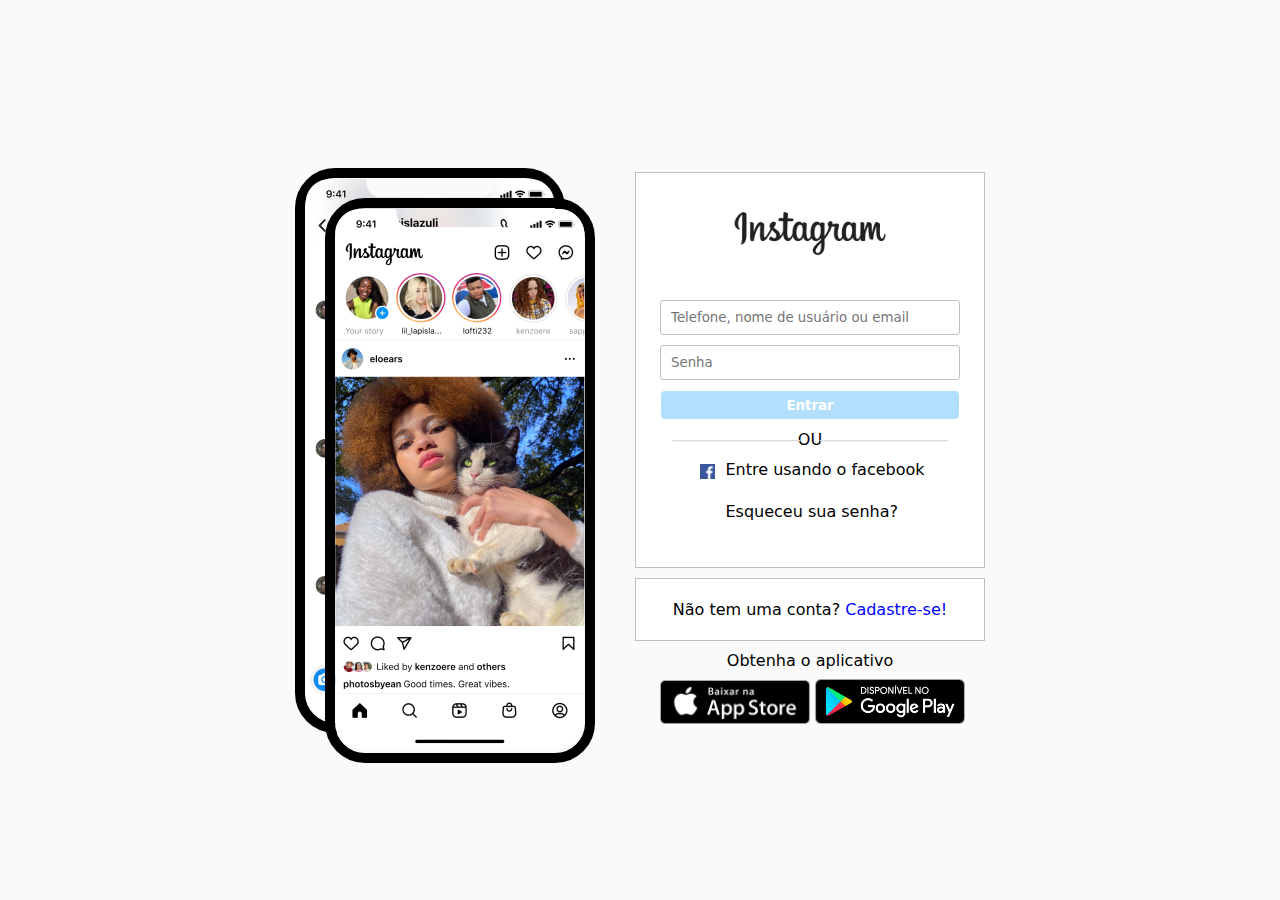
<file: index.html>
<!DOCTYPE html>
<html lang="en">

<head>
    <link rel="stylesheet" href="index.css">
    <meta charset="UTF-8">
    <meta name="viewport" content="width=device-width, initial-scale=1.0">
    <title>Instagram</title>
</head>

<body>
    <section class="all">
        <div class="container--image">
            <img src="./images/screenshot2.png" alt="printDeTela">
            <div class="container--second--image">
                <img src="./images/screenshot1.png" alt="printDeTela">
            </div>
        </div>
        <main>
            <div class="container">
                <div class="container--maincontent" style="max-width: 700px;">
                    <img src="./images/Instagram_logo.svg.png" class="logoInstagram" alt="logo"
                        style="width: 160px; margin-bottom: 40px;">
                    <input placeholder="Telefone, nome de usuário ou email" type="text">
                    <input name= "senha" id= 'senha' placeholder="Senha" type="password" onkeyup="mudaButton()">
                    <button class="button--default"
                            id="button">
                                <strong>Entrar</strong>
                    </button>
                    <div class="linhas">
                        <div class="linha-horizontal-left"></div>
                        <p>OU</p>
                        <div class="linha-horizontal-right"></div>
                    </div>
                    <div>
                        <img src="./images/facebook.png"
                            style="width: 15px; position: position; margin-top: 15px; margin-left: -10px;"
                            alt="facebook">
                        <p style="position: relative; left: 15px; bottom: 23px;">Entre usando o facebook</p>
                        <p style="margin-left: 15px;">Esqueceu sua senha?</p>
                    </div>
                </div>
            </div>
            <div class="createYourAccount">
                <p>
                    Não tem uma conta? <a href="cadastrar.html" style="color: blue; 
                    text-decoration: none;">Cadastre-se!</a>
                </p>
            </div>
            <div style="display: flex; justify-content: center;">
                <p>Obtenha o aplicativo</p>
            </div>
            <div>
                <img src="./images/appstore.png" style="width: 150px; margin-left: 25px; margin-top: 10px;" alt="appstore">
                <img src="./images/playstore.png" style="width: 150px;" alt="playstore">
            </div>
        </main>

        <footer>
        </footer>
    </section>
    <script>
        const input = document.getElementById('senha');
        const button = document.getElementById('button');
        const mudaButton = () =>{
            if(input.value.length > 0){
                
                button.classList.remove('button--default');
                button.classList.add('button--logar');
            }
            else{
                button.classList.remove('button--logar');
                button.classList.add('button--default');
            }
        }   
        
    </script>
</body>

</html>
</file>
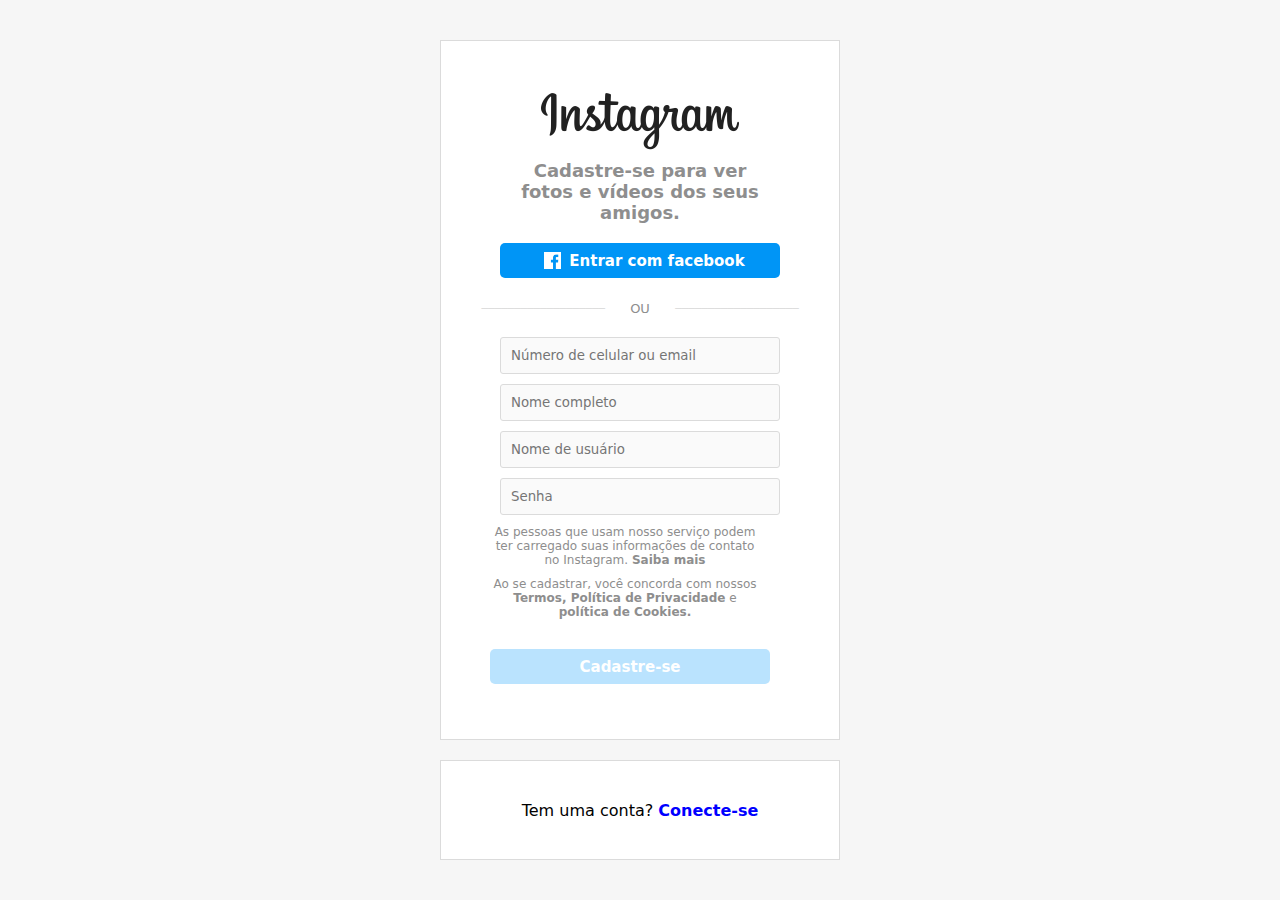
<file: cadastrar.html>
<!DOCTYPE html>
<html lang="en">
<head>
    <meta charset="UTF-8">
    <meta http-equiv="X-UA-Compatible" content="IE=edge">
    <link rel="stylesheet" href="style.css">
    <meta name="viewport" content="width=device-width, initial-scale=1.0">
    <title>Cadastre-se</title>
</head>
<body>
    <main>
        <div class="container">
            <div class="main--image">
                <img src="./images/Instagram_logo.svg.png">
            </div>
            <h3>Cadastre-se para ver fotos e vídeos dos seus amigos.</h3>
            <button class="input--label">
                <div class="input--label--image">
                </div>
                <span>Entrar com facebook</span>
            </button>
            <div>
                <span class="travessao">OU</span>
            </div>
            <form action="">
                <input type="email" placeholder="Número de celular ou email"name="" id="">
                <input type="text" placeholder="Nome completo" id="">
                <input type="text" placeholder="Nome de usuário" id="">
                <input type="password" placeholder="Senha" id="">
                <div class="termos">
                <p>As pessoas que usam nosso serviço podem ter carregado suas informações de contato no Instagram. <strong>Saiba mais</strong></p>
                <p>Ao se cadastrar, você concorda com nossos <strong>Termos, Política de Privacidade</strong> e <strong>política de Cookies.</strong></p>
                <button class="input--label input--cadastro">Cadastre-se</button>
            </div>
            </form>
            
        </div>
    <div class="havingaccount">
                <span>
                    Tem uma conta? <strong>Conecte-se</strong>
                </span>
            </div>
    
    </main>
</body>
</html>
</file>
<file: index.css>
* {
    font-family: system-ui, -apple-system, BlinkMacSystemFont, 'Segoe UI', Roboto, Oxygen, Ubuntu, Cantarell, 'Open Sans', 'Helvetica Neue', sans-serif;
    box-sizing: border-box;
    margin: 0;
}

main {
    display: flex;
    flex-direction: column;
    margin-left: 70px;
}

div.container {
    width: 350px;
    height: 396px;
    background-color: white;
    border: 1px solid rgb(192, 192, 192);
    display: flex;
    justify-content: center;
}

div.container--maincontent {
    display: flex;
    flex-direction: column;
    align-items: center;
}
.button--default{
    background-color: #B2DFFC;
    cursor: default;
    width: 300px;
    height: 30px;
    color: white;
    border: 1px solid white;
    border-radius: 5px;
}
.button--logar {
    cursor: pointer;
    width: 300px;
    height: 30px;
    color: white;
    background-color: #60b9f4;
    border: 1px solid white;
    border-radius: 5px;
}

.button--logar:hover {
    background-color:#2fa3f0;
    transform: scale(1.01, 1.01);
}

input {
    padding: 10px;
    border-radius: 3px;
    width: 300px;
    height: 35px;
    border: 1px solid rgb(192, 192, 192);
    margin-bottom: 10px;
}

input:focus {
    border: 1px solid rgb(150, 150, 150);
    outline: none;
}

img.logoInstagram {
    margin-top: 30px;
}

section.all {
    height: 100vh;
    align-items: center;
    display: flex;
    justify-content: center;
    flex-direction: row;
    background-color: #FAFAFA;
}

.container--image {

    border: 10px solid black;
    border-radius: 40px;
    position: relative;
}

.container--second--image {

    border: 10px solid black;
    border-radius: 40px;
    position: absolute;
    top: 20px;
    left: 20px;
}

.createYourAccount {
    display: flex;
    justify-content: center;
    align-items: center;
    margin-top: 10px;
    margin-bottom: 10px;
    background-color: white;
    width: 350px;
    height: 63px;
    border: 1px solid rgb(192, 192, 192);
}

.linha-horizontal-right::after {
    position: relative;
    left: -12px;
    top: -8px;
    content: "________________";
    color: #DBDBDB;
}
.linha-horizontal-left::before {
    position: relative;
    left: 12px;
    top: -8px;
    content: "________________";
    color: #DBDBDB;
}

.linhas {
    margin-top: 10px;
    width: 300px;
    display: flex;
    flex-direction: row;
    justify-content: space-between;
}
</file>
<file: style.css>
*{
    font-family: system-ui, -apple-system, BlinkMacSystemFont, 'Segoe UI', Roboto, Oxygen, Ubuntu, Cantarell, 'Open Sans', 'Helvetica Neue', sans-serif;
    margin: 0;
    padding: 0;
    box-sizing: border-box;
}
.main--image img{
    height: 75px;
    margin-top: 20px;
}
main{
    background-color: #f6f6f6;
    height: 100vh;
    width: 100%;
    display: flex;
    align-items: center;
    flex-direction: column;
}
.container h3{
    width: 250px;
    color: #8E8E8E;
    font-size: 18px;
    font-weight: 600;
}
.container{
    background-color: white;
    margin-top: 40px;
    margin-bottom: 20px;
    padding: 20px;
    border: 1px solid rgb(219,219,219);
    width: 400px;
    height: 700px;
    display: flex;
    align-items: center;
    flex-direction: column;
    text-align: center;
}
.input--label{
    border: none;
    margin-top: 20px;
    background-color: #0095f6;
    display: flex;
    align-items: center;
    justify-content: center;
    width: 280px;
    color: white;
    height: 35px;
    border-radius: 5px;
    cursor: pointer;
    margin-bottom: 20px;
    font-size: 15px;
    font-weight: 600;
}
.input--label--image{
    width: 30px;
    height: 30px;
    margin: 2px;
    background-color: white;
    -webkit-mask: url("images/facebook.png") center / 17px no-repeat;
    border-radius: 10px;
}
.havingaccount{
    background-color: white;
    width: 400px;
    height: 100px;
    border: 1px solid rgb(219,219,219);
    display: flex;
    justify-content: center;
    align-items: center;
}
.havingaccount span strong{
    color: blue;
    cursor: pointer;
}
.travessao{
    font-weight: 500;
    position: relative;
    font-size: 13px;
    color: #8E8E8E;
}
.travessao::after{
    content: "___________________";
    position: absolute;
    color: rgb(219,219,219);  
    
    bottom: 7px;
    left: 45px;
}
.travessao::before{
    content: "___________________";
    position: absolute;
    color: rgb(219,219,219);
    bottom: 7px;
    right: 45px;
}
form{
    margin-top: 10px;
}
input{
    display: flex;
    width: 280px;
    padding: 10px;
    margin:10px;
    border-radius: 3px;
    border: 1px solid rgb(219,219,219);
    background-color: rgb(250, 250, 250);
}
.termos{
    color: #8E8E8E;
    margin-top: 10px;
    font-size: 12px;
    flex-direction: column;
    display: flex;
    width: 270px;
    gap: 10px;
}
input:focus{
    outline: none;
    border: 1px solid #b6b6b6;
}

.input--cadastro{
    background-color: #bae3fe;
    border: none;
    font-size: 15px;
    height: 35px;
    cursor: default;
}
p strong{
    cursor: pointer;
}
</file>
